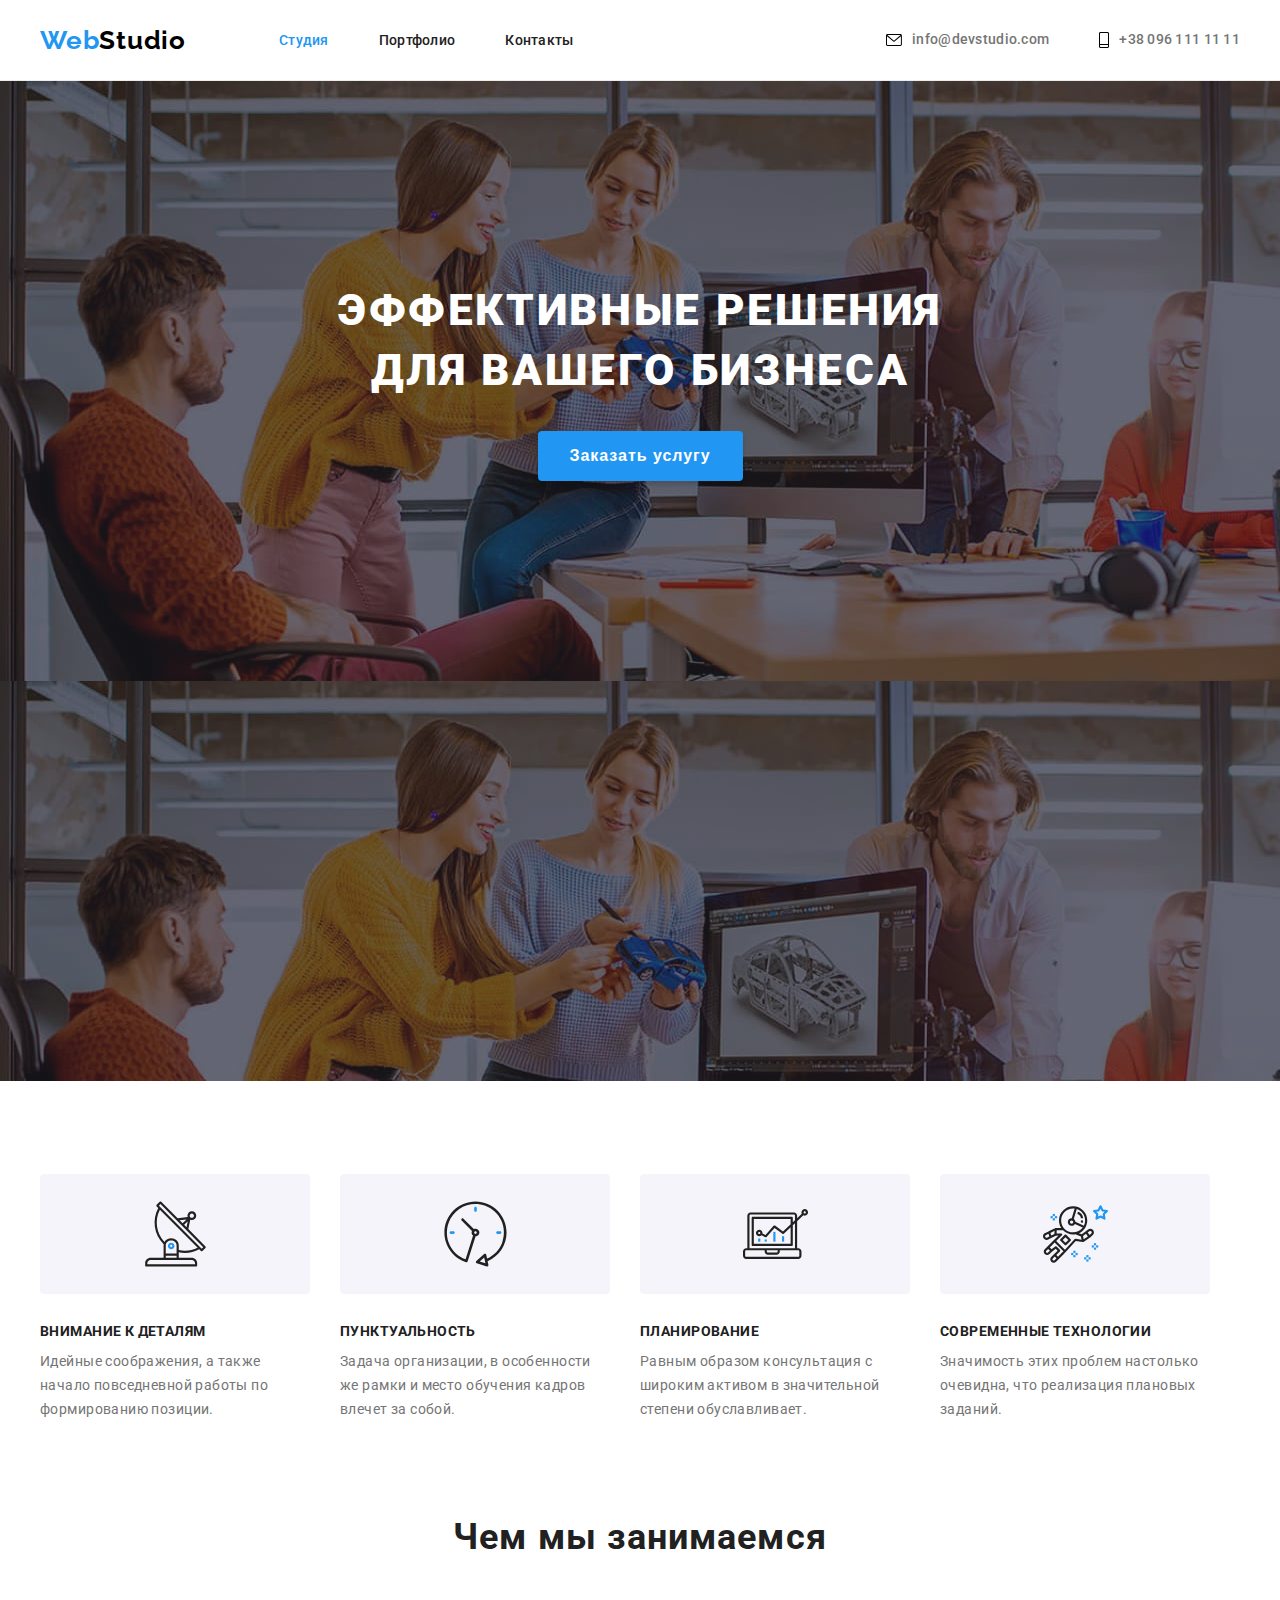
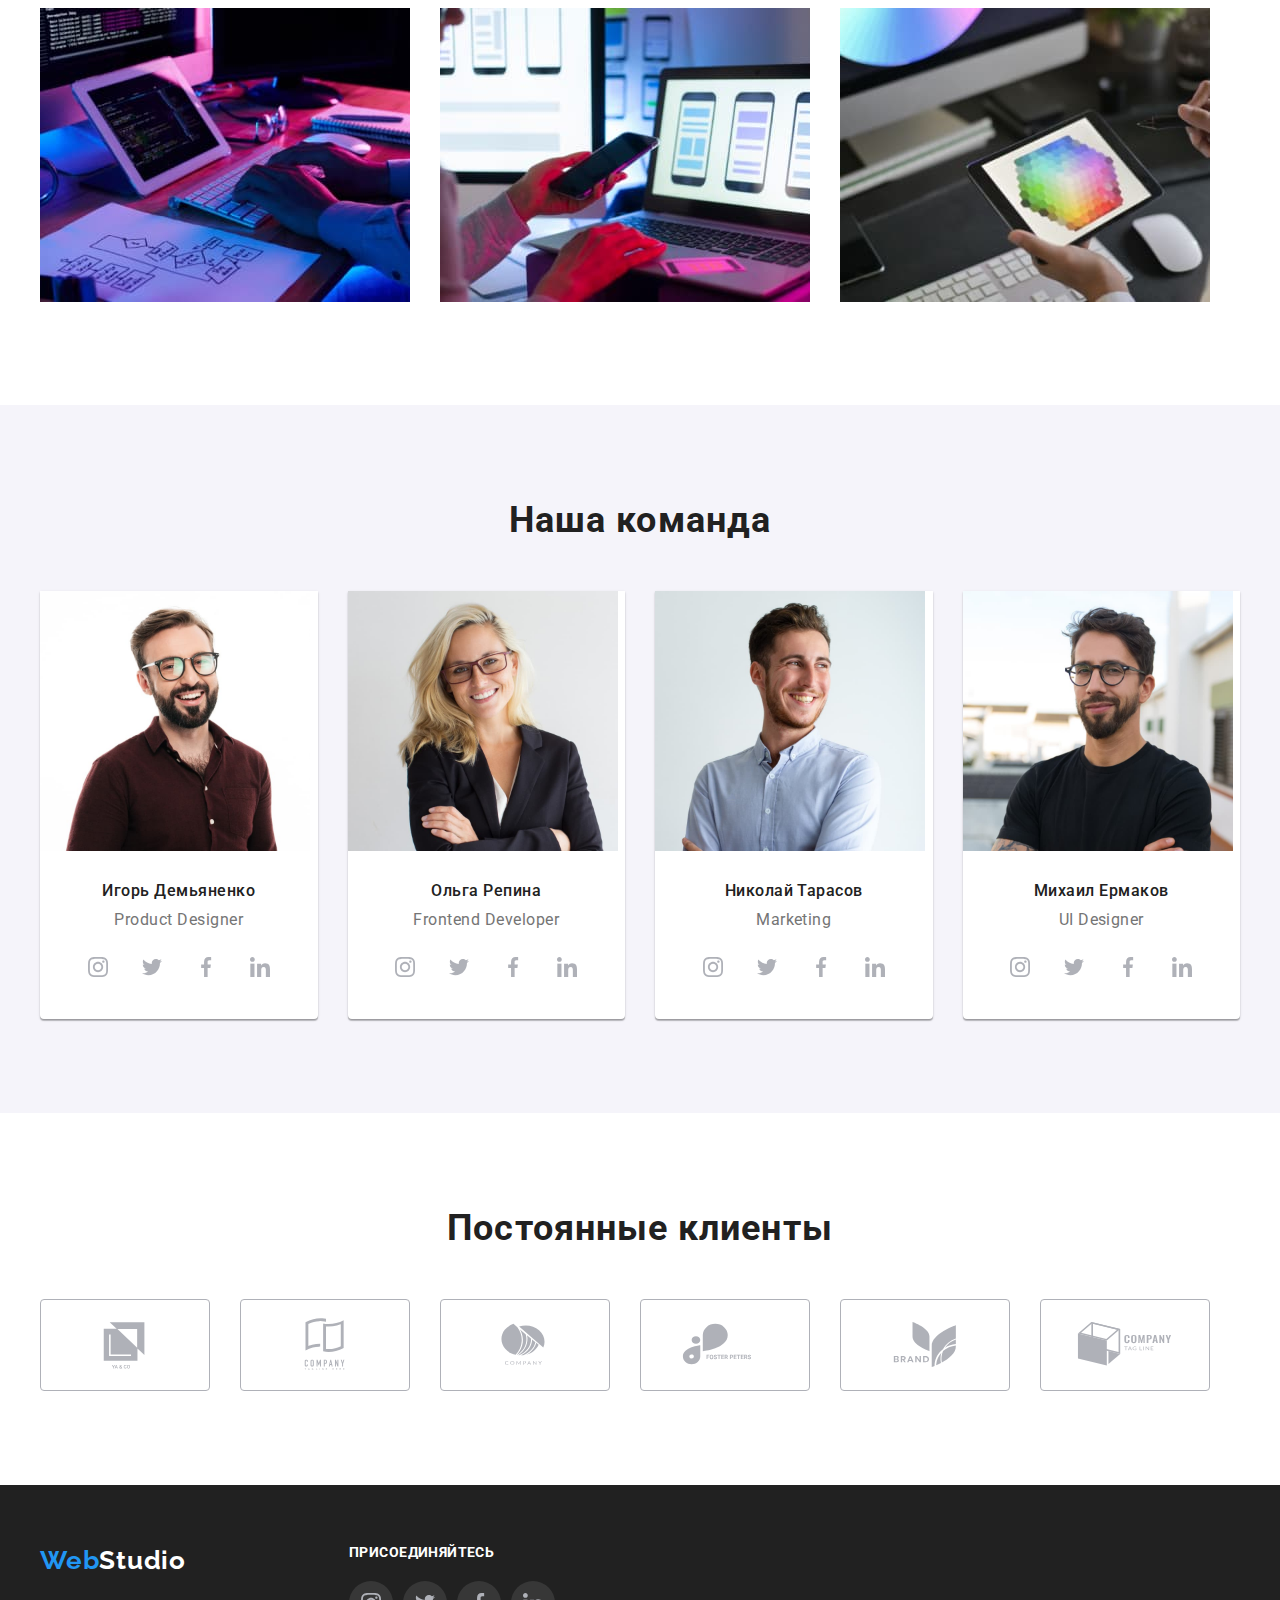
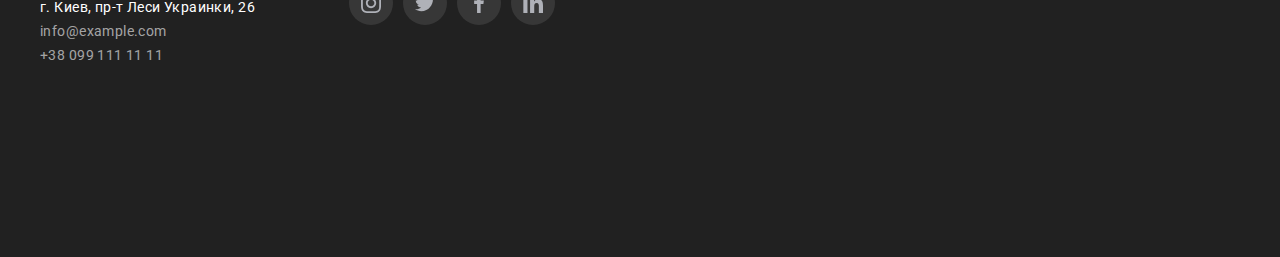
<file: index.html>
<!DOCTYPE html>
<html lang="ru">
  <head>
    <meta charset="UTF-8" />
    <meta http-equiv="X-UA-Compatible" content="IE=edge" />
    <meta name="viewport" content="width=device-width, initial-scale=1.0" />
    <title>Business planning</title>
    <link
      rel="stylesheet"
      href="https://cdnjs.cloudflare.com/ajax/libs/modern-normalize/1.1.0/modern-normalize.min.css"
      integrity="sha512-wpPYUAdjBVSE4KJnH1VR1HeZfpl1ub8YT/NKx4PuQ5NmX2tKuGu6U/JRp5y+Y8XG2tV+wKQpNHVUX03MfMFn9Q=="
      crossorigin="anonymous"
      referrerpolicy="no-referrer"
    />
    <link rel="preconnect" href="https://fonts.googleapis.com" />
    <link rel="preconnect" href="https://fonts.gstatic.com" crossorigin />
    <link rel="preconnect" href="https://fonts.googleapis.com" />
    <link rel="preconnect" href="https://fonts.gstatic.com" crossorigin />
    <link
      href="https://fonts.googleapis.com/css2?family=Raleway:wght@700&family=Roboto:wght@400;500;700;900&display=swap"
      rel="stylesheet"
    />
    <link rel="stylesheet" href="./css/style.css" />
  </head>
  <body>
    <header class="header">
      <div class="container">
        <a href="" class="header-logo">Web<span class="logo">Studio</span></a>
        <nav class="header-navigation">
          <ul class="header-list">
            <li class="header-item-pages">
              <a href="" class="header-link-pages current">Студия</a>
            </li>
            <li class="header-item-pages">
              <a href="./portfolio.html" class="header-link-pages">Портфолио</a>
            </li>
            <li class="header-item-pages"><a href="" class="header-link-pages">Контакты</a></li>
          </ul>
        </nav>
        <div class="header-connect">
          <ul class="header-list">
            <li class="header-item">
              <a href="mailto:info@devstudio.com" class="header-link">
                <svg class="header-icon" width="16" height="12">
                  <use href="./images/icons/symbol-defs.svg#icon-envelope"></use>
                </svg>
                info@devstudio.com
              </a>
            </li>
            <li class="header-item">
              <a class="header-link" href="tel:+380961111111">
                <svg class="header-icon" width="10" height="16">
                  <use href="./images/icons/symbol-defs.svg#icon-Vector"></use>
                </svg>
                +38 096 111 11 11
              </a>
            </li>
          </ul>
        </div>
      </div>
    </header>
    <main class="main">
      <section class="section hero">
        <div class="container">
          <h1 class="section-main">Эффективные решения для вашего бизнеса</h1>
          <button type="button" class="section-btn">Заказать услугу</button>
        </div>
      </section>
      <section class="section modificator">
        <div class="container">
          <h2 class="hidden-title">Преимущества</h2>
          <ul class="section-list">
            <li class="section-item">
              <div class="section-pictures">
                <svg class="team-soc-icon" width="65" height="70">
                  <use href="./images/icons/symbol-defs.svg#icon-antenna"></use>
                </svg>
              </div>
              <h3 class="section-two-text">Внимание к деталям</h3>
              <p class="section-two-text1">
                Идейные соображения, а также начало повседневной работы по формированию позиции.
              </p>
            </li>
            <li class="section-item">
              <div class="section-pictures">
                <svg class="team-soc-icon" width="65" height="70">
                  <use href="./images/icons/symbol-defs.svg#icon-clock"></use>
                </svg>
              </div>

              <h3 class="section-two-text">Пунктуальность</h3>
              <p class="section-two-text1">
                Задача организации, в особенности же рамки и место обучения кадров влечет за собой.
              </p>
            </li>
            <li class="section-item">
              <div class="section-pictures">
                <svg class="team-soc-icon" width="65" height="70">
                  <use href="./images/icons/symbol-defs.svg#icon-diagram"></use>
                </svg>
              </div>

              <h3 class="section-two-text">Планирование</h3>
              <p class="section-two-text1">
                Равным образом консультация с широким активом в значительной степени обуславливает.
              </p>
            </li>
            <li class="section-item">
              <div class="section-pictures">
                <svg class="team-soc-icon" width="65" height="70">
                  <use href="./images/icons/symbol-defs.svg#icon-astronaut"></use>
                </svg>
              </div>

              <h3 class="section-two-text">Современные технологии</h3>
              <p class="section-two-text1">
                Значимость этих проблем настолько очевидна, что реализация плановых заданий.
              </p>
            </li>
          </ul>
        </div>
      </section>
      <section class="section section-three">
        <div class="container">
          <h2 class="section-about">Чем мы занимаемся</h2>
          <ul class="section-three-list">
            <li class="section-three-img">
              <img src="./images/about-img-1.jpg" alt="компьютер" width="370" height="294" />
            </li>
            <li class="section-three-img">
              <img src="./images/about-img-2.jpg" alt="телефон" width="370" height="294" />
            </li>
            <li class="section-three-img">
              <img src="./images/about-img-3.jpg" alt="планшет" width="370" height="294" />
            </li>
          </ul>
        </div>
      </section>
      <section class="section section-for">
        <div class="container">
          <h2 class="section-for-header">Наша команда</h2>
          <ul class="section-for-list">
            <li class="section-for-img">
              <img
                class="img-block"
                src="./images/photo-ihor.jpg"
                alt="игорь"
                width="270"
                height="260"
              />
              <div class="section-for-sign">
                <h3 class="section-for-name">Игорь Демьяненко</h3>
                <p lang="en" class="section-for-text">Product Designer</p>
                <div class="team-soc">
                  <ul class="team-soc-list">
                    <li class="team-soc-item">
                      <a href="" class="team-soc-link">
                        <svg class="team-soc-icon" width="20" height="20">
                          <use href="./images/icons/symbol-defs.svg#icon-instagram"></use>
                        </svg>
                      </a>
                    </li>
                    <li class="team-soc-item">
                      <a href="" class="team-soc-link">
                        <svg class="team-soc-icon" width="20" height="20">
                          <use href="./images/icons/symbol-defs.svg#icon-twitter"></use>
                        </svg>
                      </a>
                    </li>
                    <li class="team-soc-item">
                      <a href="" class="team-soc-link">
                        <svg class="team-soc-icon" width="20" height="20">
                          <use href="./images/icons/symbol-defs.svg#icon-facebook"></use>
                        </svg>
                      </a>
                    </li>
                    <li class="team-soc-item">
                      <a href="" class="team-soc-link">
                        <svg class="team-soc-icon" width="20" height="20">
                          <use href="./images/icons/symbol-defs.svg#icon-linkedin"></use>
                        </svg>
                      </a>
                    </li>
                  </ul>
                </div>
              </div>
            </li>
            <li class="section-for-img">
              <img
                class="img-block"
                src="./images/photo-olga.jpg"
                alt="ольга"
                width="270"
                height="260"
              />
              <div class="section-for-sign">
                <h3 class="section-for-name">Ольга Репина</h3>
                <p lang="en" class="section-for-text">Frontend Developer</p>
                <div class="team-soc">
                  <ul class="team-soc-list">
                    <li class="team-soc-item">
                      <a href="" class="team-soc-link">
                        <svg class="team-soc-icon" width="20" height="20">
                          <use href="./images/icons/symbol-defs.svg#icon-instagram"></use>
                        </svg>
                      </a>
                    </li>
                    <li class="team-soc-item">
                      <a href="" class="team-soc-link">
                        <svg class="team-soc-icon" width="20" height="20">
                          <use href="./images/icons/symbol-defs.svg#icon-twitter"></use>
                        </svg>
                      </a>
                    </li>
                    <li class="team-soc-item">
                      <a href="" class="team-soc-link">
                        <svg class="team-soc-icon" width="20" height="20">
                          <use href="./images/icons/symbol-defs.svg#icon-facebook"></use>
                        </svg>
                      </a>
                    </li>
                    <li class="team-soc-item">
                      <a href="" class="team-soc-link">
                        <svg class="team-soc-icon" width="20" height="20">
                          <use href="./images/icons/symbol-defs.svg#icon-linkedin"></use>
                        </svg>
                      </a>
                    </li>
                  </ul>
                </div>
              </div>
            </li>
            <li class="section-for-img">
              <img
                class="img-block"
                src="./images/photo-nikolay.jpg"
                alt="николай"
                width="270"
                height="260"
              />
              <div class="section-for-sign">
                <h3 class="section-for-name">Николай Тарасов</h3>
                <p lang="en" class="section-for-text">Marketing</p>
                <div class="team-soc">
                  <ul class="team-soc-list">
                    <li class="team-soc-item">
                      <a href="" class="team-soc-link">
                        <svg class="team-soc-icon" width="20" height="20">
                          <use href="./images/icons/symbol-defs.svg#icon-instagram"></use>
                        </svg>
                      </a>
                    </li>
                    <li class="team-soc-item">
                      <a href="" class="team-soc-link">
                        <svg class="team-soc-icon" width="20" height="20">
                          <use href="./images/icons/symbol-defs.svg#icon-twitter"></use>
                        </svg>
                      </a>
                    </li>
                    <li class="team-soc-item">
                      <a href="" class="team-soc-link">
                        <svg class="team-soc-icon" width="20" height="20">
                          <use href="./images/icons/symbol-defs.svg#icon-facebook"></use>
                        </svg>
                      </a>
                    </li>
                    <li class="team-soc-item">
                      <a href="" class="team-soc-link">
                        <svg class="team-soc-icon" width="20" height="20">
                          <use href="./images/icons/symbol-defs.svg#icon-linkedin"></use>
                        </svg>
                      </a>
                    </li>
                  </ul>
                </div>
              </div>
            </li>
            <li class="section-for-img">
              <img
                class="img-block"
                src="./images/photo-michael.jpg"
                alt="михаил"
                width="270"
                height="260"
              />
              <div class="section-for-sign">
                <h3 class="section-for-name">Михаил Ермаков</h3>
                <p lang="en" class="section-for-text">UI Designer</p>
                <div class="team-soc">
                  <ul class="team-soc-list">
                    <li class="team-soc-item">
                      <a href="" class="team-soc-link">
                        <svg class="team-soc-icon" width="20" height="20">
                          <use href="./images/icons/symbol-defs.svg#icon-instagram"></use>
                        </svg>
                      </a>
                    </li>
                    <li class="team-soc-item">
                      <a href="" class="team-soc-link">
                        <svg class="team-soc-icon" width="20" height="20">
                          <use href="./images/icons/symbol-defs.svg#icon-twitter"></use>
                        </svg>
                      </a>
                    </li>
                    <li class="team-soc-item">
                      <a href="" class="team-soc-link">
                        <svg class="team-soc-icon" width="20" height="20">
                          <use href="./images/icons/symbol-defs.svg#icon-facebook"></use>
                        </svg>
                      </a>
                    </li>
                    <li class="team-soc-item">
                      <a href="" class="team-soc-link">
                        <svg class="team-soc-icon" width="20" height="20">
                          <use href="./images/icons/symbol-defs.svg#icon-linkedin"></use>
                        </svg>
                      </a>
                    </li>
                  </ul>
                </div>
              </div>
            </li>
          </ul>
        </div>
      </section>
      <section class="section clients">
        <div class="container">
          <h2 class="section-for-header">Постоянные клиенты</h2>
          <ul class="clients-list">
            <li class="clients-item">
              <svg class="clients-logo" width="106" height="60">
                <use href="./images/icons/symbol-defs.svg#icon-logo"></use>
              </svg>
            </li>
            <li class="clients-item">
              <svg class="clients-logo" width="106" height="60">
                <use href="./images/icons/symbol-defs.svg#icon-logo1"></use>
              </svg>
            </li>
            <li class="clients-item">
              <svg class="clients-logo" width="106" height="60">
                <use href="./images/icons/symbol-defs.svg#icon-logo2"></use>
              </svg>
            </li>
            <li class="clients-item">
              <svg class="clients-logo" width="106" height="60">
                <use href="./images/icons/symbol-defs.svg#icon-logo3"></use>
              </svg>
            </li>
            <li class="clients-item">
              <svg class="clients-logo" width="106" height="60">
                <use href="./images/icons/symbol-defs.svg#icon-logo4"></use>
              </svg>
            </li>
            <li class="clients-item">
              <svg class="clients-logo" width="106" height="60">
                <use href="./images/icons/symbol-defs.svg#icon-logo5"></use>
              </svg>
            </li>
          </ul>
        </div>
      </section>
    </main>
    <footer class="footer">
      <div class="container">
        <div class="footer-contacts">
          <div class="footer-item">
            <a href="" class="header-logo">Web<span class="footer-logo">Studio</span></a>
          </div>
          <address>
            <ul class="footer-list">
              <li class="adress-text">г. Киев, пр-т Леси Украинки, 26</li>
              <li>
                <a href="mailto:info@example.com" class="adress-text-link">info@example.com</a>
              </li>
              <li><a href="tel:+380991111111" class="adress-text-link">+38 099 111 11 11</a></li>
            </ul>
          </address>
        </div>

        <div class="footer-social">
          <p class="footer-social-join">Присоединяйтесь</p>
          <div class="team-soc">
            <ul class="team-soc-list">
              <li class="team-soc-item">
                <a href="" class="team-soc-link">
                  <svg class="team-soc-icon" width="20" height="20">
                    <use href="./images/icons/symbol-defs.svg#icon-instagram"></use>
                  </svg>
                </a>
              </li>
              <li class="team-soc-item">
                <a href="" class="team-soc-link">
                  <svg class="team-soc-icon" width="20" height="20">
                    <use href="./images/icons/symbol-defs.svg#icon-twitter"></use>
                  </svg>
                </a>
              </li>
              <li class="team-soc-item">
                <a href="" class="team-soc-link">
                  <svg class="team-soc-icon" width="20" height="20">
                    <use href="./images/icons/symbol-defs.svg#icon-facebook"></use>
                  </svg>
                </a>
              </li>
              <li class="team-soc-item">
                <a href="" class="team-soc-link">
                  <svg class="team-soc-icon" width="20" height="20">
                    <use href="./images/icons/symbol-defs.svg#icon-linkedin"></use>
                  </svg>
                </a>
              </li>
            </ul>
          </div>
        </div>
      </div>
    </footer>
  </body>
</html>
</file>
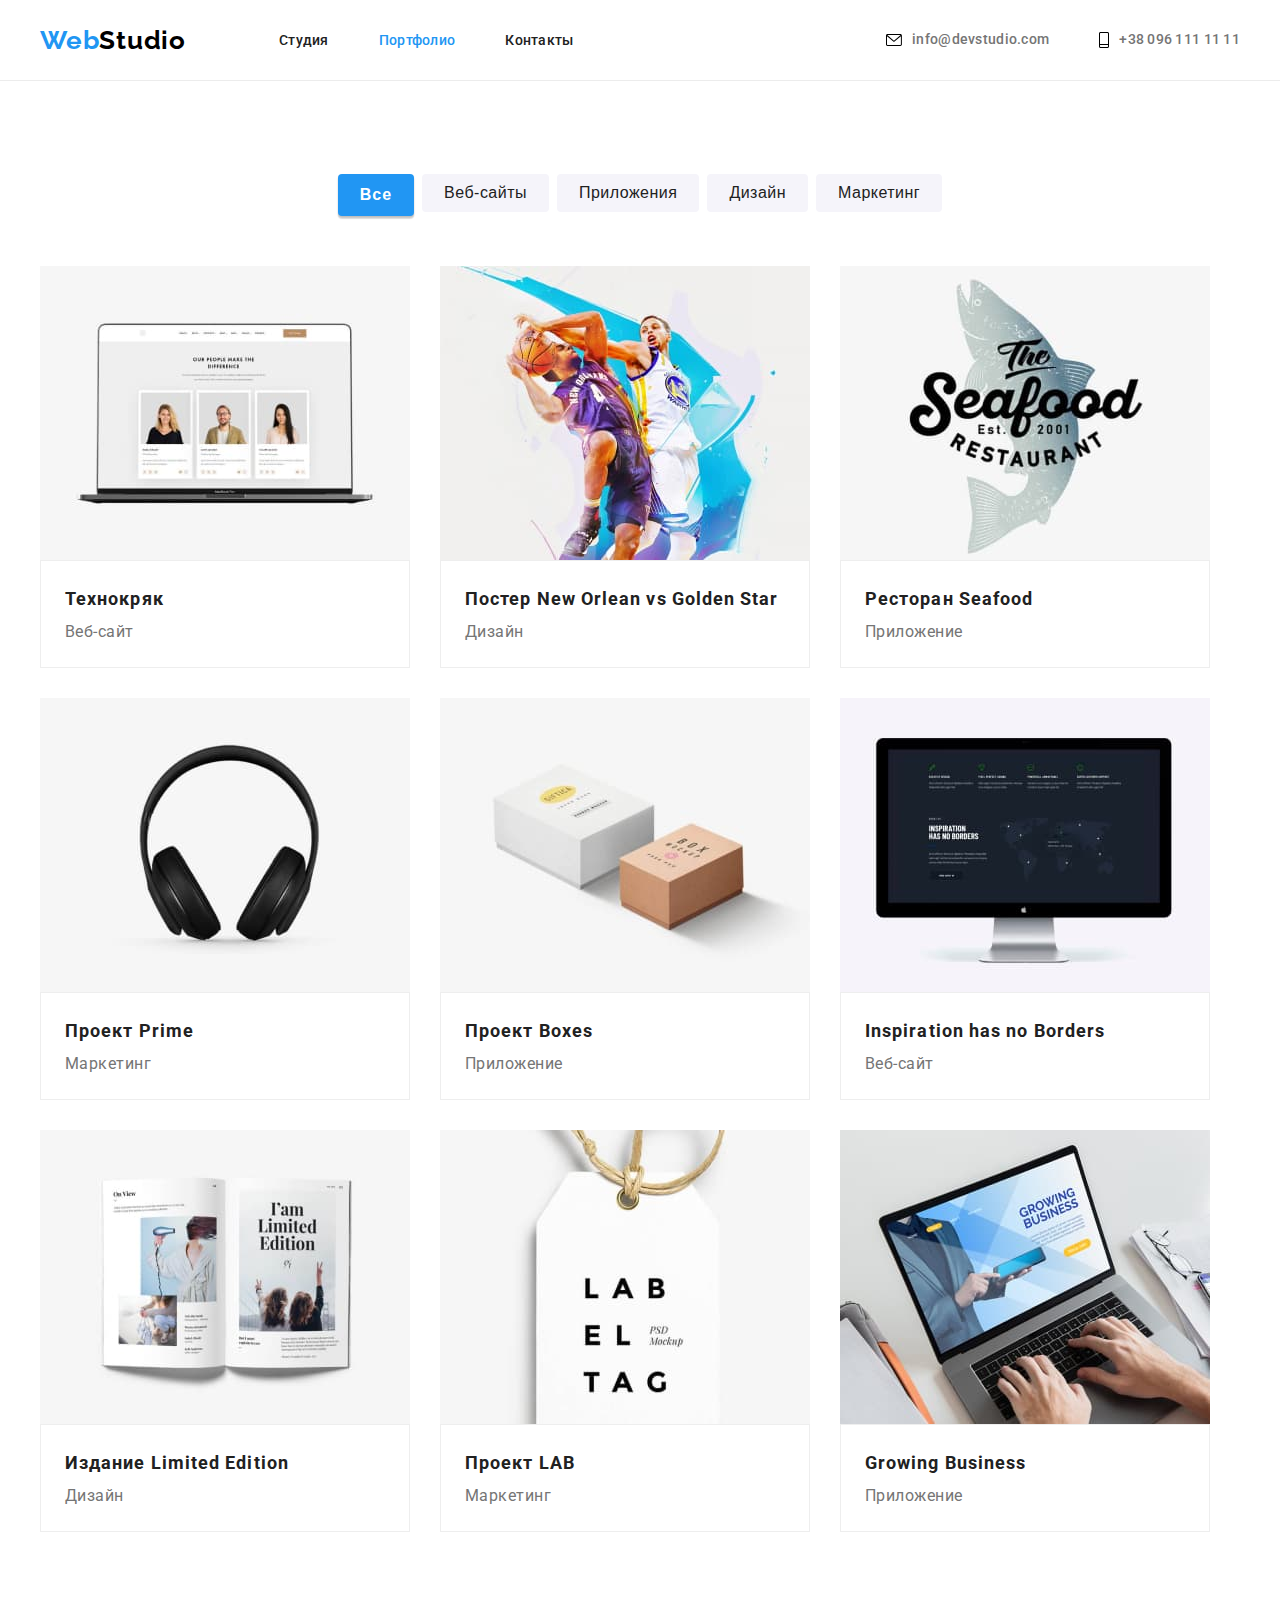
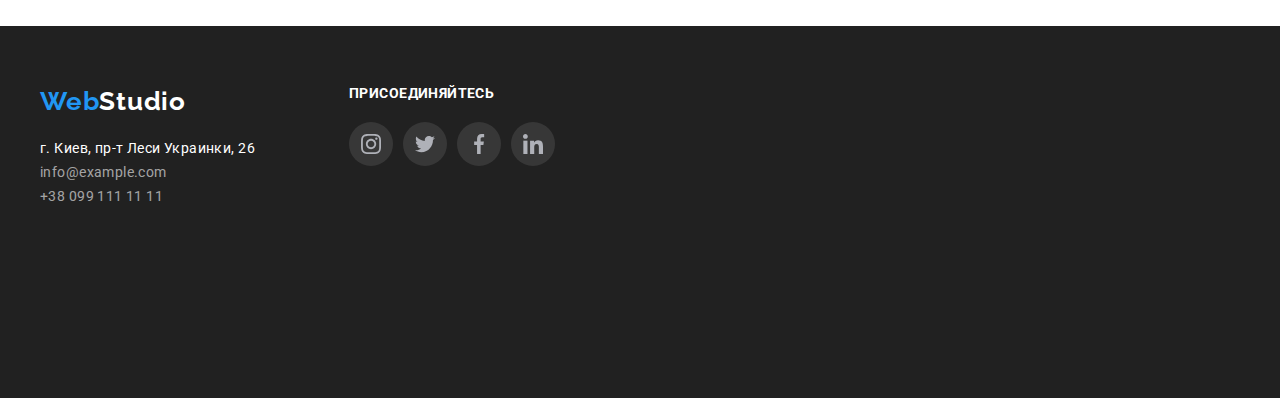
<file: portfolio.html>
<!DOCTYPE html>
<html lang="ru">
  <head>
    <meta charset="UTF-8" />
    <meta http-equiv="X-UA-Compatible" content="IE=edge" />
    <meta name="viewport" content="width=device-width, initial-scale=1.0" />
    <title>Portfolio</title>
    <link
      rel="stylesheet"
      href="https://cdnjs.cloudflare.com/ajax/libs/modern-normalize/1.1.0/modern-normalize.min.css"
      integrity="sha512-wpPYUAdjBVSE4KJnH1VR1HeZfpl1ub8YT/NKx4PuQ5NmX2tKuGu6U/JRp5y+Y8XG2tV+wKQpNHVUX03MfMFn9Q=="
      crossorigin="anonymous"
      referrerpolicy="no-referrer"
    />
    <link rel="preconnect" href="https://fonts.googleapis.com" />
    <link rel="preconnect" href="https://fonts.gstatic.com" crossorigin />
    <link
      href="https://fonts.googleapis.com/css2?family=Raleway:wght@700&family=Roboto:wght@400;500;700;900&display=swap"
      rel="stylesheet"
    />
    <link rel="stylesheet" href="./css/style.css" />
  </head>
  <body>
    <header class="header">
      <div class="container">
        <a href="./index.html" class="header-logo">Web<span class="logo">Studio</span></a>
        <nav class="header-navigation">
          <ul class="header-list">
            <li class="header-item-pages">
              <a href="./index.html" class="header-link-pages">Студия</a>
            </li>
            <li class="header-item-pages">
              <a href="./portfolio.html" class="header-link-pages current">Портфолио</a>
            </li>
            <li class="header-item-pages">
              <a href="./index.html" class="header-link-pages">Контакты</a>
            </li>
          </ul>
        </nav>
        <div class="header-connect">
          <ul class="header-list">
            <li>
              <a href="mailto:info@devstudio.com" class="header-link">
                <svg class="header-icon" width="16" height="12">
                  <use href="./images/icons/symbol-defs.svg#icon-envelope"></use>
                </svg>
                info@devstudio.com
              </a>
            </li>
            <li>
              <a class="header-link" href="tel:+380961111111">
                <svg class="header-icon" width="10" height="16">
                  <use href="./images/icons/symbol-defs.svg#icon-Vector"></use>
                </svg>
                +38 096 111 11 11
              </a>
            </li>
          </ul>
        </div>
      </div>
    </header>
    <main>
      <section class="portfolio">
        <div class="container">
          <div class="selection-btn">
            <h1 class="hidden-title">Кнопки управления портфолио></h1>
            <ul class="portfolio-btn">
              <li class="btn-size">
                <button type="button" class="section-btn-portfolio">Все</button>
              </li>
              <li class="btn-size">
                <button type="button" class="portfolio-btn-style">Веб-сайты</button>
              </li>
              <li class="btn-size">
                <button type="button" class="portfolio-btn-style">Приложения</button>
              </li>
              <li class="btn-size">
                <button type="button" class="portfolio-btn-style">Дизайн</button>
              </li>
              <li class="btn-size">
                <button type="button" class="portfolio-btn-style">Маркетинг</button>
              </li>
            </ul>
          </div>
          <div class="flex-container">
            <ul class="section-list-prtf">
              <li class="portfolio-item">
                <div class="flex-element">
                  <img
                    class="portfolio-img-block"
                    src="./images/portfolio-1.jpg"
                    alt="технокряк"
                    width="370"
                    height="294"
                  />
                  <div class="flex-item">
                    <h2 class="portfolio-list">Технокряк</h2>
                    <p class="portfolio-about">Веб-сайт</p>
                  </div>
                </div>
              </li>
              <li class="portfolio-item">
                <div class="flex-element">
                  <img
                    class="portfolio-img-block"
                    src="./images/portfolio-2.jpg"
                    alt="постер"
                    width="370"
                    height="294"
                  />
                  <div class="flex-item">
                    <h2 class="portfolio-list">Постер New Orlean vs Golden Star</h2>
                    <p class="portfolio-about">Дизайн</p>
                  </div>
                </div>
              </li>
              <li class="portfolio-item">
                <div class="flex-element">
                  <img
                    class="portfolio-img-block"
                    src="./images/portfolio-3.jpg"
                    alt="ресторан"
                    width="370"
                    height="294"
                  />
                  <div class="flex-item">
                    <h2 class="portfolio-list">Ресторан Seafood</h2>
                    <p class="portfolio-about">Приложение</p>
                  </div>
                </div>
              </li>
              <li class="portfolio-item">
                <div class="flex-element">
                  <img
                    class="portfolio-img-block"
                    src="./images/portfolio-4.jpg"
                    alt="прайм"
                    width="370"
                    height="294"
                  />
                  <div class="flex-item">
                    <h2 class="portfolio-list">Проект Prime</h2>
                    <p class="portfolio-about">Маркетинг</p>
                  </div>
                </div>
              </li>
              <li class="portfolio-item">
                <div class="flex-element">
                  <img
                    class="portfolio-img-block"
                    src="./images/portfolio-5.jpg"
                    alt="боксес"
                    width="370"
                    height="294"
                  />
                  <div class="flex-item">
                    <h2 class="portfolio-list">Проект Boxes</h2>
                    <p class="portfolio-about">Приложение</p>
                  </div>
                </div>
              </li>
              <li class="portfolio-item">
                <div class="flex-element">
                  <img
                    class="portfolio-img-block"
                    src="./images/portfolio-6.jpg"
                    alt="инспирейшн"
                    width="370"
                    height="294"
                  />
                  <div class="flex-item">
                    <h2 class="portfolio-list">Inspiration has no Borders</h2>
                    <p class="portfolio-about">Веб-сайт</p>
                  </div>
                </div>
              </li>
              <li class="portfolio-item">
                <div class="flex-element">
                  <img
                    class="portfolio-img-block"
                    src="./images/portfolio-7.jpg"
                    alt="издание"
                    width="370"
                    height="294"
                  />
                  <div class="flex-item">
                    <h2 class="portfolio-list">Издание Limited Edition</h2>
                    <p class="portfolio-about">Дизайн</p>
                  </div>
                </div>
              </li>
              <li class="portfolio-item">
                <div class="flex-element">
                  <img
                    class="portfolio-img-block"
                    src="./images/portfolio-8.jpg"
                    alt="лаб"
                    width="370"
                    height="294"
                  />
                  <div class="flex-item">
                    <h2 class="portfolio-list">Проект LAB</h2>
                    <p class="portfolio-about">Маркетинг</p>
                  </div>
                </div>
              </li>
              <li class="portfolio-item">
                <div class="flex-element">
                  <img
                    class="portfolio-img-block"
                    src="./images/portfolio-9.jpg"
                    alt="бизнес"
                    width="370"
                    height="294"
                  />
                  <div class="flex-item">
                    <h2 class="portfolio-list">Growing Business</h2>
                    <p class="portfolio-about">Приложение</p>
                  </div>
                </div>
              </li>
            </ul>
          </div>
        </div>
      </section>
    </main>

    <footer class="footer">
      <div class="container">
        <div class="footer-contacts">
          <div class="footer-item">
            <a href="" class="header-logo">Web<span class="footer-logo">Studio</span></a>
          </div>
          <address>
            <ul class="footer-list">
              <li class="adress-text">г. Киев, пр-т Леси Украинки, 26</li>
              <li>
                <a href="mailto:info@example.com" class="adress-text-link">info@example.com</a>
              </li>
              <li><a href="tel:+380991111111" class="adress-text-link">+38 099 111 11 11</a></li>
            </ul>
          </address>
        </div>
        <div class="footer-social">
          <p class="footer-social-join">Присоединяйтесь</p>
          <div class="team-soc">
            <ul class="team-soc-list">
              <li class="team-soc-item">
                <a href="" class="team-soc-link">
                  <svg class="team-soc-icon" width="20" height="20">
                    <use href="./images/icons/symbol-defs.svg#icon-instagram"></use>
                  </svg>
                </a>
              </li>
              <li class="team-soc-item">
                <a href="" class="team-soc-link">
                  <svg class="team-soc-icon" width="20" height="20">
                    <use href="./images/icons/symbol-defs.svg#icon-twitter"></use>
                  </svg>
                </a>
              </li>
              <li class="team-soc-item">
                <a href="" class="team-soc-link">
                  <svg class="team-soc-icon" width="20" height="20">
                    <use href="./images/icons/symbol-defs.svg#icon-facebook"></use>
                  </svg>
                </a>
              </li>
              <li class="team-soc-item">
                <a href="" class="team-soc-link">
                  <svg class="team-soc-icon" width="20" height="20">
                    <use href="./images/icons/symbol-defs.svg#icon-linkedin"></use>
                  </svg>
                </a>
              </li>
            </ul>
          </div>
        </div>
      </div>
    </footer>
  </body>
</html>
</file>
<file: css/style.css>
:root {
  --main-color: #757575;
  --secondary-color: #212121;
  --logo-color-one: #000000;
  --logo-color-two: #ffffff;
  --logo-color-left: #2196f3;
  --hero-color: #2f303a;
  --btn-hover-color: #188ce8;
  --address-text-color: rgba(255, 255, 255, 0.6);
  --section-team-color: #f5f4fa;
  --color-icon: #afb1b8;
}

a {
  text-decoration: none;
}

ul {
  list-style: none;
}
.list {
  padding: 0;
  margin: 0;
}

button {
  cursor: pointer;
  border: none;
}

body {
  font-family: 'Roboto', sans-serif;
  font-weight: 400;
  font-style: normal;
  font-size: 14px;
  margin: 0;
  color: var(--main-color);
}

p,
h1,
h2,
h3,
h4,
h5,
h6 {
  margin: 0;
}

ul,
ol {
  padding-left: 0;
  margin: 0;
}

.container {
  width: 1200px;
  padding-left: 15px;
  padding-right: 15px;
  margin: 0 auto;
}

.header {
  color: var(--secondary-color);
  border-bottom: 1px solid #ececec;
}

.header .container {
  display: flex;
  align-items: center;
}

.header-list {
  display: flex;
}

.header-list :not(:last-child) {
  margin-right: 50px;
}

.header-link-pages:hover {
  color: var(--logo-color-left);
}

.header-connect {
  margin-left: auto;
}

.header-item {
  font-weight: 500;
  line-height: 1.14;
  letter-spacing: 0.02em;
  color: var(--main-color);
}

.header-link {
  font-weight: 500;
  line-height: 1.14;
  letter-spacing: 0.02em;
  padding: 32px 0;
  display: flex;
  align-items: center;
  color: var(--main-color);
}

.header-link-pages {
  font-weight: 500;
  line-height: 1.14;
  letter-spacing: 0.02em;
  color: var(--secondary-color);
}

.header-item {
  display: inline-flex;
  align-items: center;
}

.header-link:hover {
  color: var(--logo-color-left);
}

.header-link:hover .header-icon {
  fill: var(--logo-color-left);
}

.header-icon {
  margin-right: 10px;
}

.hidden-title {
  width: 1px;
  height: 1px;
  overflow: hidden;
  opacity: 0;
  margin: -1px;
}

.header-logo {
  font-family: 'Raleway', sans-serif;
  font-weight: 700;
  font-size: 26px;
  line-height: 1.19;
  letter-spacing: 0.03em;
  margin-right: 93px;
  color: var(--logo-color-left);
}

.logo {
  font-family: 'Raleway', sans-serif;
  font-weight: 700;
  font-size: 26px;
  line-height: 1.19;
  letter-spacing: 0.03em;
  color: var(--logo-color-one);
}

.footer-logo {
  font-family: 'Raleway';
  font-style: normal;
  font-weight: 700;
  font-size: 26px;
  line-height: 1.19;
  letter-spacing: 0.03em;
  color: var(--logo-color-two);
}

.current {
  color: var(--logo-color-left);
}

.section {
  margin: 0;
  padding-top: 94px;
  padding-bottom: 94px;
}

.section-list {
  width: calc(100% / 4 - 30px);
  display: flex;
  justify-content: space-between;
}

.section-item:not(:last-child) {
  margin-right: 30px;
}

.section-pictures {
  width: 270px;
  height: 120px;
  display: flex;
  justify-content: center;
  align-items: center;
  margin-bottom: 30px;
  background-color: var(--section-team-color);
  border-radius: 4px;
}

.section-main {
  font-weight: 900;
  font-size: 44px;
  line-height: 1.36;
  text-align: center;
  letter-spacing: 0.06em;
  text-transform: uppercase;
  margin-top: 0;
  padding-bottom: 30px;
  max-width: 650px;
  margin: 0 auto;
  color: var(--logo-color-two);
}

.hero {
  max-width: 1600px;
  height: 600px;
  margin-left: auto;
  margin-right: auto;
  padding-top: 200px;
  padding-bottom: 200px;
  border-color: var(--main-color);
  background-image: linear-gradient(rgba(47, 48, 58, 0.4), rgba(47, 48, 58, 0.4)),
    url(../images/hero-img.jpg);
}

.modificator {
  padding-bottom: 0;
}

.section-two-text {
  font-weight: 700;
  list-style-type: none;
  font-size: 14px;
  line-height: 1.14;
  letter-spacing: 0.03em;
  text-transform: uppercase;
  color: var(--secondary-color);
}

.section-two-text1 {
  font-weight: 400;
  line-height: 1.71;
  letter-spacing: 0.03em;
  margin-top: 10px;
  margin-right: 0;
  justify-content: space-between;
  color: var(--main-color);
}

.section-three-list {
  display: flex;
}

.section-three-img:not(:last-child) {
  margin-right: 30px;
}

.section-for {
  background-color: var(--section-team-color);
}

.section-for-list {
  display: flex;
  margin-left: -30px;
}

.section-for-img {
  flex-basis: calc((100% - 90px) / 3);
  margin-left: 30px;
}

.img-block {
  display: block;
  max-width: 100%;
  height: auto;
}

.section-for-img {
  box-shadow: 0px 1px 3px rgba(0, 0, 0, 0.12), 0px 1px 1px rgba(0, 0, 0, 0.14),
    0px 2px 1px rgba(0, 0, 0, 0.2);
  border-radius: 0px 0px 4px 4px;
  background-color: var(--logo-color-two);
}

.team-soc-list {
  display: flex;
  justify-content: center;
}

.team-soc-link {
  width: 44px;
  height: 44px;
  border-radius: 50%;
  display: block;
  background-color: rgba(255, 255, 255, 0.1);
}

.team-soc-item + .team-soc-item {
  margin-left: 10px;
}

.team-soc-icon {
  fill: var(--color-icon);
}

.team-soc-link:hover {
  background-color: var(--logo-color-left);
}

.team-soc-link:hover .team-soc-icon {
  fill: var(--logo-color-two);
}

.section-btn {
  font-weight: 700;
  font-size: 16px;
  line-height: 1.88;
  display: flex;
  align-items: center;
  text-align: center;
  letter-spacing: 0.06em;
  margin: 0 auto;
  padding-top: 10px;
  padding-bottom: 10px;
  padding-left: 32px;
  padding-right: 32px;
  box-shadow: 0px 4px 4px rgba(0, 0, 0, 0.15);
  border-radius: 4px;
  background-color: var(--logo-color-left);
  color: var(--logo-color-two);
}

.section-btn:hover {
  background-color: var(--btn-hover-color);
}

.section-btn-portfolio:hover {
  background-color: var(--btn-hover-color);
}

.section-btn-portfolio {
  font-weight: 700;
  font-size: 16px;
  line-height: 1.88;
  display: flex;
  align-items: center;
  text-align: center;
  letter-spacing: 0.06em;
  margin: 0 auto;
  padding-left: 22px;
  padding-right: 22px;
  padding-top: 6px;
  padding-bottom: 6px;
  box-shadow: 0px 3px 1px rgba(0, 0, 0, 0.1), 0px 1px 2px rgba(0, 0, 0, 0.08),
    0px 2px 2px rgba(0, 0, 0, 0.12);
  border-radius: 4px;
  background-color: var(--logo-color-left);
  color: var(--logo-color-two);
}

.section-about {
  font-weight: 700;
  font-size: 36px;
  line-height: 1.17;
  text-align: center;
  letter-spacing: 0.03em;
  margin-bottom: 50px;
  color: var(--secondary-color);
}

.section-for-header {
  font-weight: 700;
  font-size: 36px;
  line-height: 1.17;
  text-align: center;
  letter-spacing: 0.03em;
  margin-bottom: 50px;
  padding: 0;
  color: var(--secondary-color);
}

.section-three {
  font-weight: 700;
  font-size: 36px;
  line-height: 1.17;
  text-align: center;
  letter-spacing: 0.03em;
  color: var(--secondary-color);
}

.section-for {
  font-weight: 700;
  font-size: 36px;
  line-height: 1.17;
  text-align: center;
  letter-spacing: 0.03em;
  margin-top: 0;
}

.section-for-list {
  background-color: var(--section-team-color);
}

.section-for-name {
  font-weight: 500;
  font-size: 16px;
  line-height: 1.19;
  text-align: center;
  letter-spacing: 0.03em;
  margin-bottom: 10px;
  color: var(--secondary-color);
}

.section-for-text {
  font-weight: 400;
  font-size: 16px;
  line-height: 1.19;
  text-align: center;
  letter-spacing: 0.03em;
  margin-bottom: 16px;
  color: var(--main-color);
}

.section-for-sign {
  padding-top: 30px;
  padding-bottom: 30px;
}

/* -----------------------------Section clients------------------------ */

.clients-list {
  display: flex;
}

.clients-item {
  width: 170px;
  height: 92px;
  border: 1px solid #afb1b8;
  box-sizing: border-box;
  border-radius: 4px;
  display: flex;
  justify-content: center;
  align-items: center;
  fill: var(--color-icon);
  cursor: pointer;
}

.clients-item:not(:last-child) {
  margin-right: 30px;
}

.clients-item:hover {
  border-color: var(--logo-color-left);
  fill: var(--logo-color-left);
}
.adress-text {
  font-style: normal;
  line-height: 1.71;
  letter-spacing: 0.03em;
  color: var(--logo-color-two);
}

.adress-text-link {
  font-style: normal;
  line-height: 1.71;
  letter-spacing: 0.03em;
  color: var(--address-text-color);
}

.selection-btn {
  margin-bottom: 50px;
}

.section-list-prtf {
  display: flex;
  flex-wrap: wrap;
  margin-left: -30px;
  margin-top: 0;
}

.portfolio-item {
  display: flex;
}

.flex-element {
  width: 370px;
}

.flex-element {
  flex-basis: calc((100% - 90px) / 3);
  margin-left: 30px;
}

.flex-element:hover {
  box-shadow: 0px 1px 1px rgba(0, 0, 0, 0.12), 0px 4px 4px rgba(0, 0, 0, 0.06),
    1px 4px 6px rgba(0, 0, 0, 0.16);
}

.portfolio-item:nth-child(3n) {
  margin-right: 0;
}

.portfolio-item:nth-child(-n + 6) {
  margin-bottom: 30px;
}

.flex-item {
  padding-left: 24px;
  padding-right: 24px;
  padding-top: 20px;
  padding-bottom: 20px;
  border: 1px solid #eeeeee;
}

.portfolio-btn {
  display: flex;
  justify-content: center;
  list-style-type: none;
}

.btn-size:not(:last-child) {
  margin-right: 8px;
}

.btn-size :not(:last-child) {
  margin-right: 8px;
}

.portfolio {
  padding-top: 94px;
  padding-bottom: 94px;
}

.portfolio-btn-style {
  padding-top: 6px;
  padding-bottom: 6px;
  padding-left: 22px;
  padding-right: 22px;
}

.portfolio-list {
  font-weight: 700;
  font-size: 18px;
  line-height: 2;
  letter-spacing: 0.06em;

  color: var(--secondary-color);
}

.portfolio-about {
  font-size: 16px;
  line-height: 1.88;
  letter-spacing: 0.03em;

  color: var(--main-color);
}

.portfolio-btn-style {
  font-weight: 500;
  font-size: 16px;
  line-height: 1.62;
  text-align: center;
  letter-spacing: 0.03em;
  background: var(--section-team-color);
  border-radius: 4px;
  color: var(--secondary-color);
}

.portfolio-img-block {
  display: block;
}

.portfolio-btn-style:hover {
  background-color: var(--logo-color-left);
  color: var(--logo-color-two);
}

.footer-item {
  margin-bottom: 20px;
}

.footer {
  max-width: 1600px;
  height: 252px;
  margin-left: auto;
  margin-right: auto;
  padding-top: 60px;
  padding-bottom: 60px;
  background: var(--secondary-color);
}

.footer .container {
  display: flex;
}

.footer-social {
  margin-left: 70px;
}
.footer-social-join {
  font-weight: 700;
  line-height: 1.14;
  letter-spacing: 0.03em;
  text-transform: uppercase;
  margin-bottom: 20px;
  color: var(--logo-color-two);
}

.team-soc-link {
  display: flex;
  justify-content: center;
  align-items: center;
}
</file>
